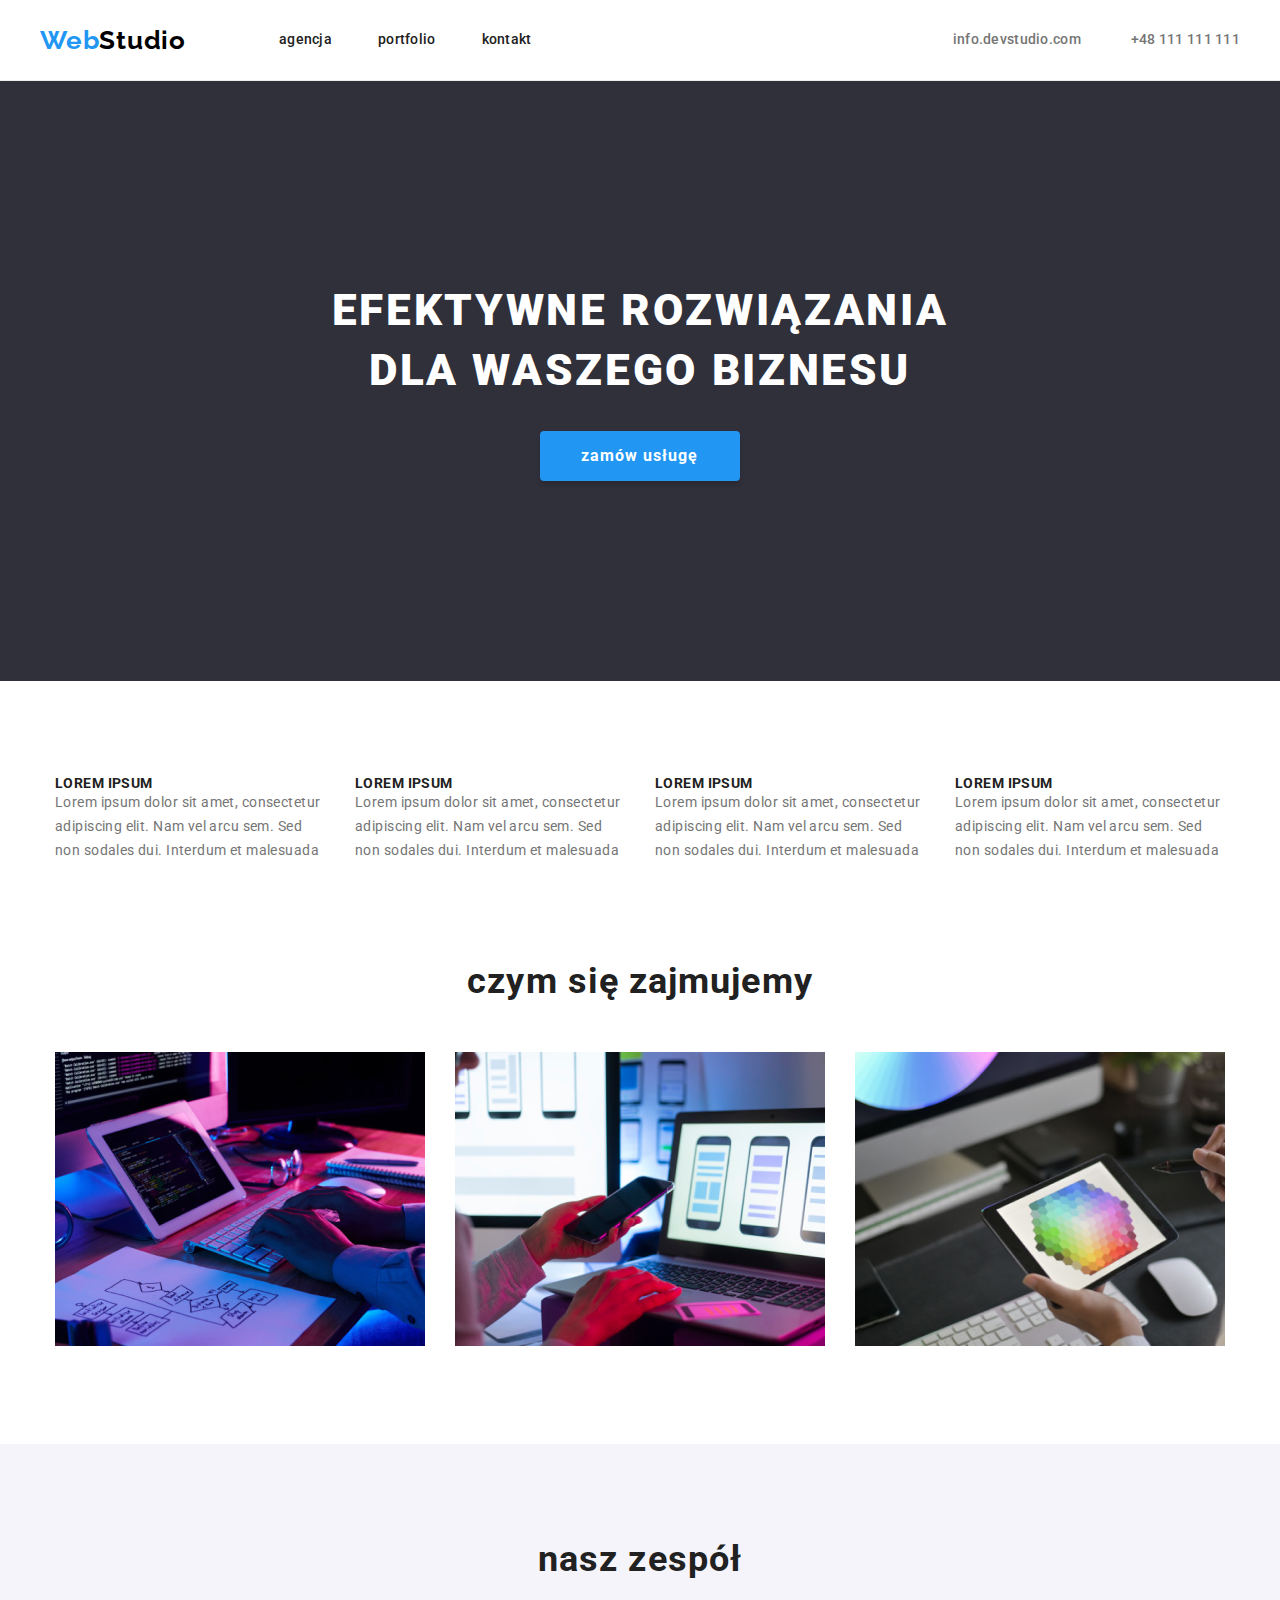
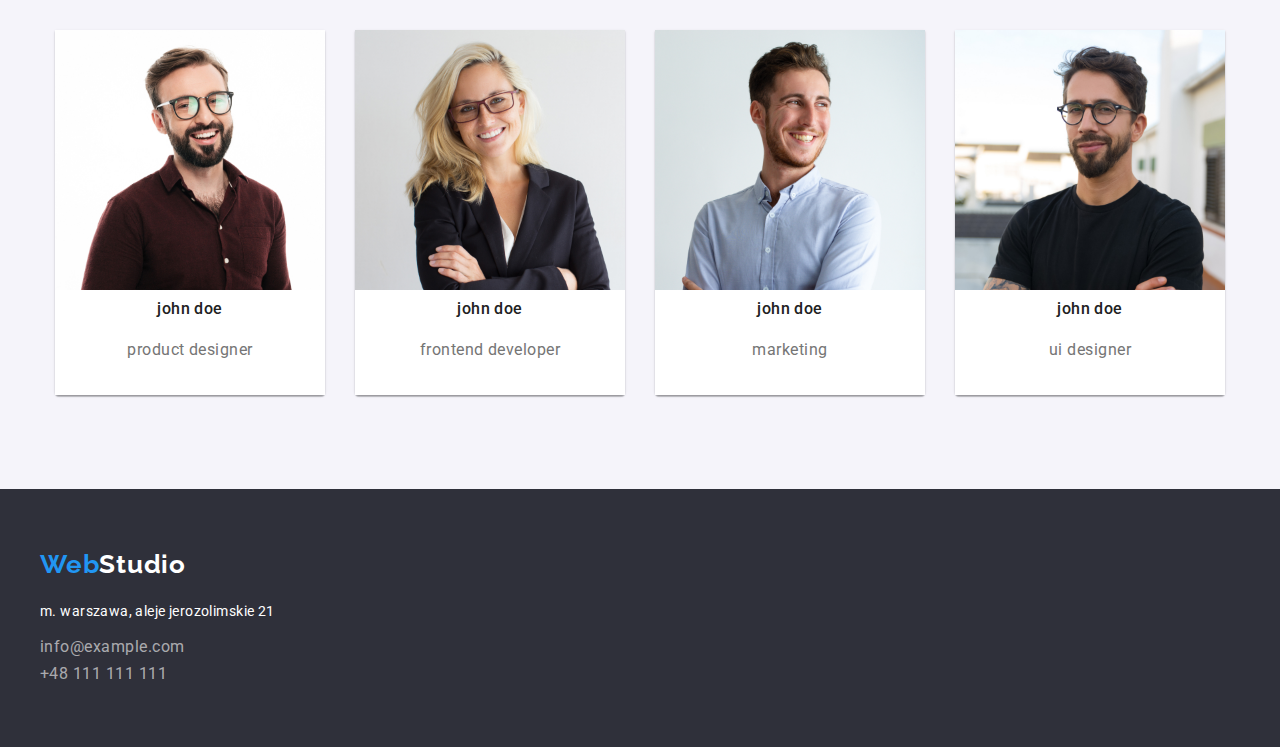
<file: index.html>
<!DOCTYPE html>
<html lang="pl">
  <head>
    <meta charset="UTF-8" />
    <meta http-equiv="X-UA-Compatible" content="IE=edge" />
    <meta name="viewport" content="width=device-width, initial-scale=1.0" />
    <title>webstudio</title>
    <link
      rel="stylesheet"
      href="https://cdnjs.cloudflare.com/ajax/libs/modern-normalize/1.1.0/modern-normalize.min.css"
      integrity="sha512-wpPYUAdjBVSE4KJnH1VR1HeZfpl1ub8YT/NKx4PuQ5NmX2tKuGu6U/JRp5y+Y8XG2tV+wKQpNHVUX03MfMFn9Q=="
      crossorigin="anonymous"
      referrerpolicy="no-referrer"
    />
    <link rel="stylesheet" href="css/styles.css" />
    <link rel="preconnect" href="https://fonts.googleapis.com" />
    <link rel="preconnect" href="https://fonts.gstatic.com" crossorigin />
    <link
      href="https://fonts.googleapis.com/css2?family=Raleway:wght@700&family=Roboto:wght@400;500;700;900&display=swap"
      rel="stylesheet"
    />
  </head>
  <body>
      <!-- header -->
      <header class="site-header">
        <div class="container flex-header">
          <div class="logo-links">
            
              <a class="logo" href="index.html">
                <span class="first-webstudio">Web</span
                ><span class="second-webstudio-header">Studio</span>
              </a>
            
            <nav>
              <ul class="header-links">
                <li><a class="header-link" href="/agencja">agencja</a></li>
                <li>
                  <a class="header-link" href="portfolio.html">portfolio</a>
                </li>
                <li><a class="header-link" href="/kontakt">kontakt</a></li>
              </ul>
            </nav>
          </div>
          <ul class="contacts">
            <li>
              <a class="contact-mail" href="mailto:info.devstudio.com"
                >info.devstudio.com</a
              >
            </li>
            <li>
              <a class="contact-phone" href="tel:+48111111111"
                >+48 111 111 111</a
              >
            </li>
          </ul>
        </div>
      </header>
      <main>
        <section class="dark-bg">
          <div class="header-and-button container">
            <h1 class="header">efektywne rozwiązania dla waszego biznesu</h1>
            <input class="main-button" type="button" value="zamów usługę" />
          </div>
        </section>
        <section>
          <div class="container">
          <ul class="text-list">
            <li class="whole-text">
              <h2 class="text-title">lorem ipsum</h2>
              <p class="text-description">
                Lorem ipsum dolor sit amet, consectetur adipiscing elit. Nam vel
                arcu sem. Sed non sodales dui. Interdum et malesuada
              </p>
            </li>
            <li class="whole-text">
              <h2 class="text-title">lorem ipsum</h2>
              <p class="text-description">
                Lorem ipsum dolor sit amet, consectetur adipiscing elit. Nam vel
                arcu sem. Sed non sodales dui. Interdum et malesuada
              </p>
            </li>
            <li class="whole-text">
              <h2 class="text-title">lorem ipsum</h2>
              <p class="text-description">
                Lorem ipsum dolor sit amet, consectetur adipiscing elit. Nam vel
                arcu sem. Sed non sodales dui. Interdum et malesuada
              </p>
            </li>
            <li class="whole-text">
              <h2 class="text-title">lorem ipsum</h2>
              <p class="text-description">
                Lorem ipsum dolor sit amet, consectetur adipiscing elit. Nam vel
                arcu sem. Sed non sodales dui. Interdum et malesuada
              </p>
            </li>
          </ul>
          </div>
        </section>
        <section>
          <div class="photos-about container">
            <h2 class="header-about">czym się zajmujemy</h2>

            <ul class="photos-list">
              <li>
                <img
                  src="images/keybord_and_paper.jpg"
                  alt="pracująca osoba pisząca na klawiaturze"
                  width="370"
                  height="294"
                />
              </li>
              <li>
                <img
                  src="images/phone_and_laptop.jpg"
                  alt="osoba sprawdzająca telefon"
                  width="370"
                  height="294"
                />
              </li>
              <li>
                <img
                  src="images/tablet.jpg"
                  alt="osoba projektuje coś na tablecie"
                  width="370"
                  height="294"
                />
              </li>
            </ul>
          </div>
        </section>
          <section class="team section">
            <div class="container">
            <h2 class="team-header">nasz zespół</h2>
            <ul class="team-list">
              <li class="team-item">
                <figure class="team-image">
                  <img
                    class="team-image"
                    src="images/product_designer.jpg"
                    alt="product designer"
                    width="270"
                    height="260"
                  />
                  <figcaption>
                    <h3 class="team-name">john doe</h3>
                    <p class="team-job">product designer</p>
                  </figcaption>
                </figure>
              </li>
              <li class="team-item">
                <figure class="team-image">
                  <img
                    class="team-image"
                    src="images/frontend_developer.jpg"
                    alt="frontend developer"
                    width="270"
                    height="260"
                  />
                  <figcaption>
                    <h3 class="team-name">john doe</h3>
                    <p class="team-job">frontend developer</p>
                  </figcaption>
                </figure>
              </li>
              <li class="team-item">
                <figure class="team-image">
                  <img
                    class="team-image"
                    src="images/marketing.jpg"
                    alt="marketing"
                    width="270"
                    height="260"
                  />
                  <figcaption>
                    <h3 class="team-name">john doe</h3>
                    <p class="team-job">marketing</p>
                  </figcaption>
                </figure>
              </li>
              <li class="team-item">
                <figure class="team-image">
                  <img
                    class="team-image"
                    src="images/ui_designer.jpg"
                    alt="ui designer"
                    width="270"
                    height="260"
                  />
                  <figcaption>
                    <h3 class="team-name">john doe</h3>
                    <p class="team-job">ui designer</p>
                  </figcaption>
                </figure>
              </li>
            </ul>
            </div>
          </section>
      </main>
      <div class="footer-background">
        <footer class="footer">
          <div class="container">
          <h2>
            <a class="logo" href="index.html">
              <span class="first-webstudio">Web</span
              ><span class="second-webstudio-footer">Studio</span>
            </a>
          </h2>

          <address class="footer-links">
            <ul class="footer-list">
              <li>
                <p class="address">m. warszawa, aleje jerozolimskie 21</p>
              </li>
              <li>
                <a class="footer-link" href="mailto:info@example.com"
                  >info@example.com</a
                >
              </li>
              <li>
                <a class="footer-link" href="tel:+48111111111"
                  >+48 111 111 111</a
                >
              </li>
            </ul>
          </address>
          </div>
        </footer>
      </div>
  </body>
</html>
</file>
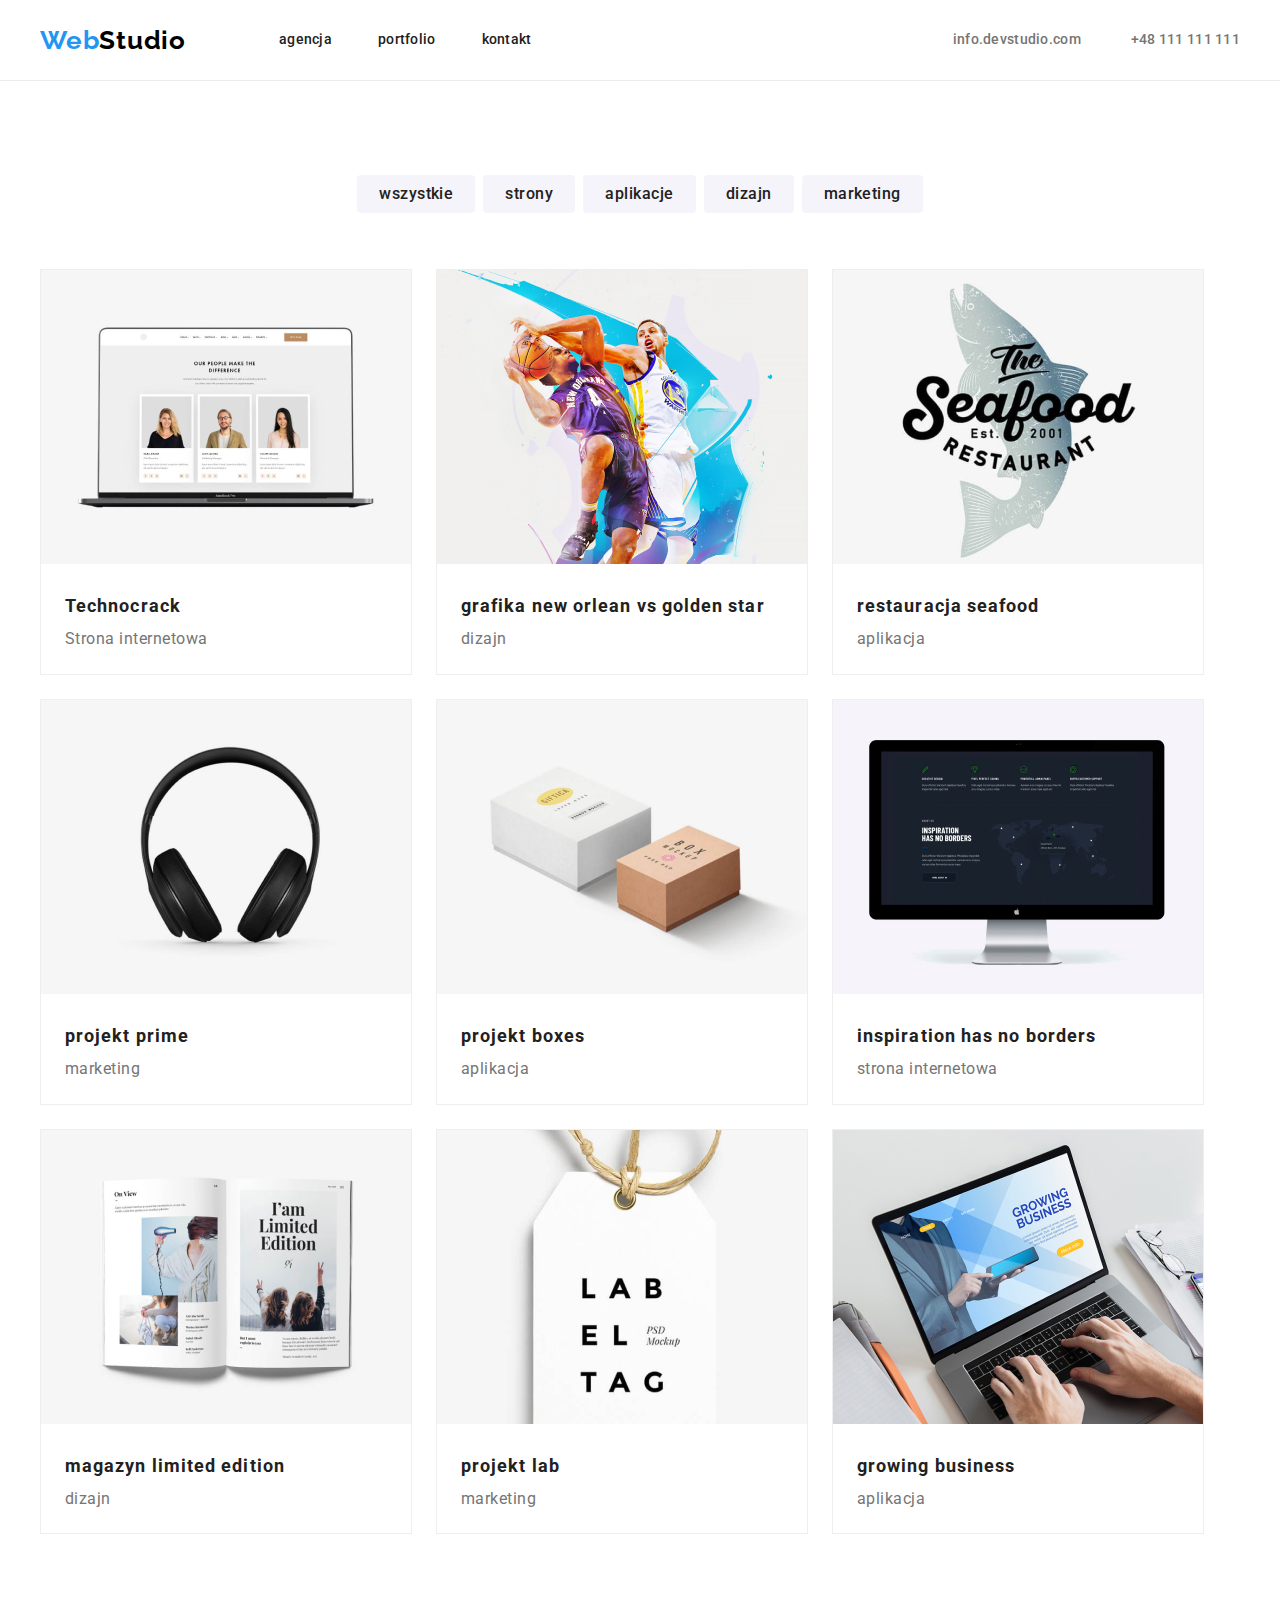
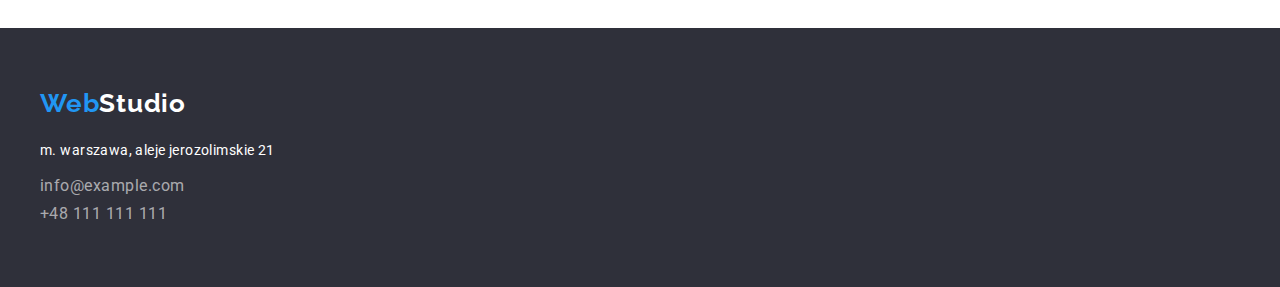
<file: portfolio.html>
<!DOCTYPE html>
<html lang="pl">
  <head>
    <meta charset="UTF-8" />
    <meta http-equiv="X-UA-Compatible" content="IE=edge" />
    <meta name="viewport" content="width=device-width, initial-scale=1.0" />
    <title>webstudio</title>
    <link
      rel="stylesheet"
      href="https://cdnjs.cloudflare.com/ajax/libs/modern-normalize/1.1.0/modern-normalize.min.css"
      integrity="sha512-wpPYUAdjBVSE4KJnH1VR1HeZfpl1ub8YT/NKx4PuQ5NmX2tKuGu6U/JRp5y+Y8XG2tV+wKQpNHVUX03MfMFn9Q=="
      crossorigin="anonymous"
      referrerpolicy="no-referrer"
    />
    <link rel="stylesheet" href="css/styles.css" />
    <link rel="preconnect" href="https://fonts.googleapis.com" />
    <link rel="preconnect" href="https://fonts.gstatic.com" crossorigin />
    <link
      href="https://fonts.googleapis.com/css2?family=Raleway:wght@700&family=Roboto:wght@400;500;700;900&display=swap"
      rel="stylesheet"
    />
  </head>
  <body>
    <!-- header -->
      <header class="site-header">
        <div class="container flex-header">
          <div class="logo-links">
            
              <a class="logo" href="index.html">
                <span class="first-webstudio">Web</span
                ><span class="second-webstudio-header">Studio</span>
              </a>
            
            <nav>
              <ul class="header-links">
                <li><a class="header-link" href="/agencja">agencja</a></li>
                <li>
                  <a class="header-link" href="portfolio.html">portfolio</a>
                </li>
                <li><a class="header-link" href="/kontakt">kontakt</a></li>
              </ul>
            </nav>
          </div>
          <ul class="contacts">
            <li>
              <a class="contact-mail" href="mailto:info.devstudio.com"
                >info.devstudio.com</a
              >
            </li>
            <li>
              <a class="contact-phone" href="tel:+48111111111"
                >+48 111 111 111</a
              >
            </li>
          </ul>
        </div>
      </header>
    <main>
      <section>
        <div class="container">
        <ul class="header-navigation">
          <li>
            <input class="filter-button" type="button" value="wszystkie" />
          </li>
          <li><input class="filter-button" type="button" value="strony" /></li>
          <li>
            <input class="filter-button" type="button" value="aplikacje" />
          </li>
          <li><input class="filter-button" type="button" value="dizajn" /></li>
          <li>
            <input class="filter-button" type="button" value="marketing" />
          </li>
        </ul>
        </div>
      </section>
      <section class="projects">
        <div class="container">
        <ul class="projects-list">
          <li class="projects-item">
            <figure class="projects-photo">
              <img
                src="images/technocrack.jpg"
                width="370"
                height="294"
                alt="Technocrack"
              />
              <figcaption class="projects-description">
                <h3 class="projects-title">Technocrack</h3>
                <span class="projects-category">Strona internetowa</span>
              </figcaption>
            </figure>
          </li>
          <li class="projects-item">
            <figure class="projects-photo">
              <img
                src="images/graphic.jpg"
                width="370"
                height="294"
                alt="grafika new orlean vs golden star"
              />
              <figcaption class="projects-description">
                <h3 class="projects-title">grafika new orlean vs golden star</h3>
                <span class="projects-category">dizajn</span>
              </figcaption>
            </figure>
          </li>
          <li class="projects-item">
            <figure class="projects-photo">
              <img
                src="images/restaurant.jpg"
                width="370"
                height="294"
                alt="restauracja seafood"
              />
              <figcaption class="projects-description">
                <h3 class="projects-title">restauracja seafood</h3>
                <span class="projects-category">aplikacja</span>
              </figcaption>
            </figure>
          </li>
          <li class="projects-item">
            <figure class="projects-photo">
              <img
                src="images/project_prime.jpg"
                width="370"
                height="294"
                alt="projekt prime"
              />
              <figcaption class="projects-description">
                <h3 class="projects-title">projekt prime</h3>
                <span class="projects-category">marketing</span>
              </figcaption>
            </figure>
          </li>
          <li class="projects-item">
            <figure class="projects-photo">
              <img
                src="images/project_boxes.jpg"
                width="370"
                height="294"
                alt="projekt boxes"
              />
              <figcaption class="projects-description">
                <h3 class="projects-title">projekt boxes</h3>
                <span class="projects-category">aplikacja</span>
              </figcaption>
            </figure>
          </li>
          <li class="projects-item">
            <figure class="projects-photo">
              <img
                src="images/inspiration.jpg"
                width="370"
                height="294"
                alt="inspiration has no borders"
              />
              <figcaption class="projects-description">
                <h3 class="projects-title">inspiration has no borders</h3>
                <span class="projects-category">strona internetowa</span>
              </figcaption>
            </figure>
          </li>
          <li class="projects-item">
            <figure class="projects-photo">
              <img
                src="images/magazine.jpg"
                width="370"
                height="294"
                alt="magazyn limited edition"
              />
              <figcaption class="projects-description">
                <h3 class="projects-title">magazyn limited edition</h3>
                <span class="projects-category">dizajn</span>
              </figcaption>
            </figure>
          </li>
          <li class="projects-item">
            <figure class="projects-photo">
              <img
                src="images/project_lab.jpg"
                width="370"
                height="294"
                alt="projekt lab"
              />
              <figcaption class="projects-description">
                <h3 class="projects-title">projekt lab</h3>
                <span class="projects-category">marketing</span>
              </figcaption>
            </figure>
          </li>
          <li class="projects-item">
            <figure class="projects-photo">
              <img
                src="images/growing_b.jpg"
                width="370"
                height="294"
                alt="growing business"
              />
              <figcaption class="projects-description">
                <h3 class="projects-title">growing business</h3>
                <span class="projects-category">aplikacja</span>
              </figcaption>
            </figure>
          </li>
        </ul>
        </div>
      </section>
    </main>
    <div class="footer-background">
        <footer class="footer container">
          <h2>
            <a class="logo" href="index.html">
              <span class="first-webstudio">Web</span
              ><span class="second-webstudio-footer">Studio</span>
            </a>
          </h2>

          <address class="footer-links">
            <ul class="footer-list">
              <li>
                <p class="address">m. warszawa, aleje jerozolimskie 21</p>
              </li>
              <li>
                <a class="footer-link" href="mailto:info@example.com"
                  >info@example.com</a
                >
              </li>
              <li>
                <a class="footer-link" href="tel:+48111111111"
                  >+48 111 111 111</a
                >
              </li>
            </ul>
          </address>
        </footer>
      </div>
  </body>
</html>
</file>
<file: css/styles.css>
:root {
  --brand-color: #212121;
  --white-color: #ffffff;
  --blue-color: #2196f3;
  --grey-color: #2f303a;
  --white2-color: #f5f4fa;
  --brown-color: #757575;
  --black-color: #000000;
  --border-color: #ececec;
}
* {
  margin: 0px;
  padding: 0px;
}
body {
  font-family: "roboto", "sans-serif";
  color: #212121;
}
.container {
  max-width: 1200px;
  margin: 0 auto;
  padding-left: 15px;
  padding-right: 15px;
}
.section {
  padding-bottom: 94px;
  padding-top: 94px;
}

/* header */
.logo {
  text-decoration: none;
  cursor: pointer;
}

.first-webstudio {
  color: var(--blue-color);
  font-family: "Raleway", sans-serif;
  font-weight: 700;
  font-size: 26px;
  line-height: 1.19;
  letter-spacing: 0.03em;
}
.second-webstudio-header {
  color: var(--black-color);
  font-family: "Raleway", sans-serif;
  font-weight: 700;
  font-size: 26px;
  line-height: 1.19;
  letter-spacing: 0.03em;
}

.logo:focus {
  color: var(--blue-color);
}
.header-links {
  list-style: none;
}
.header-link {
  color: var(--brand-color);
  font-weight: 500;
  font-size: 14px;
  line-height: 1.14;
  letter-spacing: 0.02em;
  text-decoration: none;
}
.header-link:hover {
  color: var(--blue-color);
}
.contacts {
  list-style: none;
}
.contact-mail,
.contact-phone {
  font-family: "roboto", sans-serif;
  font-weight: 500;
  font-size: 14px;
  line-height: 1.14;
  letter-spacing: 0.02em;
  text-decoration: none;
  color: var(--brown-color);
}

.contact-mail:hover {
  color: var(--blue-color);
}
.contact-phone:hover {
  color: var(--blue-color);
}
/* title button */
.dark-bg {
  background: #2f303a;
}
.header-and-button {
  display: flex;
  align-items: center;
  flex-direction: column;
  justify-content: center;
  padding-top: 200px;
  padding-bottom: 200px;
  
}
.header {
  color: var(--white-color);
  font-weight: 900;
  font-size: 44px;
  line-height: 1.36;
  letter-spacing: 0.06em;
  text-transform: uppercase;
  text-align: center;
  width: 696px;
  height: 120px;
 
}
.main-button {
  cursor: pointer;
  color: var(--white-color);
  font-weight: 700;
  font-size: 16px;
  line-height: 1.89;
  letter-spacing: 0.06em;
  background: #2196f3;
  box-shadow: 0px 4px 4px rgba(0, 0, 0, 0.15);
  border-radius: 4px;
  border: none;
  font-family: inherit;
  padding: 10px 42px 10px 41px;
  margin-top: 30px;
  
}
.text-list {
  list-style: none;
  display: flex;
  padding: 0px;
  gap: 30px;
  padding-top: 94px;
  padding-left: 15px;
}

.whole-text {
  display: inline;
  
}
.text-title {
  color: var(--brand-color);
  font-weight: 700;
  font-size: 14px;
  line-height: 1.17;
  letter-spacing: 0.03em;
  text-transform: uppercase;
  line-height: 16px;
  box-sizing: border-box;
  display: flex;
  width: 270px;
  height: 16px;
}
.text-description {
  color: var(--brown-color);
  font-weight: 400;
  font-size: 14px;
  line-height: 1.71;
  letter-spacing: 0.03em;
  display: flex;
  width: 270px;
  height: 75px;
}
.header-about,
.team-header {
  color: var(--brand-color);
  font-weight: 700;
  font-size: 36px;
  line-height: 1.17;
  letter-spacing: 0.03em;
  text-align: center;
  margin-bottom: 50px;
}

.photos-about {
  padding-top: 94px;
  margin-bottom: 94px;
}

.photos-list {
  list-style: none;
  padding: 0px;
  display: flex;
  text-align: center;
  gap: 30px;
  padding-left: 15px;
}
.team {
  background-color: var(--white2-color);
}
.team-image {
  margin: 0px;
  background-color: var(--white-color);
}
.team-list {
  list-style: none;
  display: flex;
  gap: 30px;
  /* justify-content: space-evenly; */
  padding-left: 15px;
  text-align: center;
}
.team-item {
  max-width: 100%;
  padding: 0px;
  margin: 0px;
  box-shadow: 0px 1px 3px rgba(0, 0, 0, 0.12), 0px 1px 1px rgba(0, 0, 0, 0.14), 0px 2px 1px rgba(0, 0, 0, 0.2);
  border-radius: 0px 0px 4px 4px;
}
.team-name {
  color: var(--brand-color);
  font-weight: 500;
  font-size: 16px;
  line-height: 1.89;
  letter-spacing: 0.03em;
  margin-bottom: 10px;
}

.team-job {
  color: var(--brown-color);
  font-weight: 400;
  font-size: 16px;
  line-height: 1.89;
  letter-spacing: 0.03em;
  padding-bottom: 30px;
  margin-top: 10px;
  margin-bottom: 0px;
}
.footer-background {
  background-color: var(--grey-color);
}
.footer {
  padding-bottom: 60px;
  padding-top: 60px;
}
.second-webstudio-footer {
  color: var(--white-color);
  font-family: "Raleway", sans-serif;
  font-weight: 700;
  font-size: 26px;
  line-height: 1.19;
  letter-spacing: 0.03em;
}
.footer-list {
  list-style: none;
  padding-inline-start: 0px;
  display: block;
}
.address {
  color: var(--white-color);
  font-weight: 400;
  font-size: 14px;
  line-height: 1.71;
  letter-spacing: 0.03em;
  font-style: normal;
  margin-bottom: 9px;
  margin-top: 20px;
}

.footer-link {
  color: rgba(255, 255, 255, 0.6);
  font-weight: 400;
  font-size: 14;
  line-height: 1.71;
  letter-spacing: 0.03em;
  font-style: normal;
  text-decoration: none;
  gap: 9px;
}
.header-navigation {
  list-style: none;
  display: flex;
  gap: 8px;
  padding-top: 94px;
  margin: 0px;
  padding-inline-start: 0px;
  justify-content: center;
  align-items: center;
}
.filter-button {
  color: var(--brand-color);
  font-weight: 500;
  font-size: 16px;
  line-height: 1.63;
  letter-spacing: 0.03em;
  background: #f5f4fa;
  border-radius: 4px;
  border: none;
  cursor: pointer;
  font-family: inherit;
  padding: 6px 22px 6px 22px;
  
}
.filter-button:hover {
  background-color: var(--blue-color);
  color: var(--white-color);
}
.projects-list {
  list-style: none;
  display: flex;
  flex-wrap: wrap;
  padding-inline-start: 0px;
  gap: 24px;
  padding-top: 56px;
  padding-bottom: 94px;
}
.projects-photo {
  margin: 0px;
  border: 1px solid #EEEEEE;
}
.projects-description {
  padding-top: 20px;
  padding-bottom: 20px;
  padding-left: 24px;
}
.projects-title {
  color: var(--brand-color);
  font-weight: 700;
  font-size: 18px;
  line-height: 2;
  letter-spacing: 0.06em;
  
}
.projects-category {
  color: var(--brown-color);
  font-weight: 400;
  font-size: 16px;
  line-height: 1.86;
  letter-spacing: 0.03em;
  
}

/* flexbox-header */
.site-header {
  border-bottom: 1px solid var(--border-color);
}
.flex-header {
  display: flex;
  justify-content: space-between;
  align-items: center;
}
.logo-links {
  display: flex;
  align-items: center;
}
.header-links {
  display: flex;
  padding: 0px;
  margin-left: 93px;
  margin-top: 32px;
  margin-bottom: 32px;
  gap: 46px;
}
.header-links li {
  display: flex;
  
}
.contacts {
  display: flex;
  gap: 50px;
}
.contacts li {
  display: flex;
  
}
/* flexbox header button */
</file>
